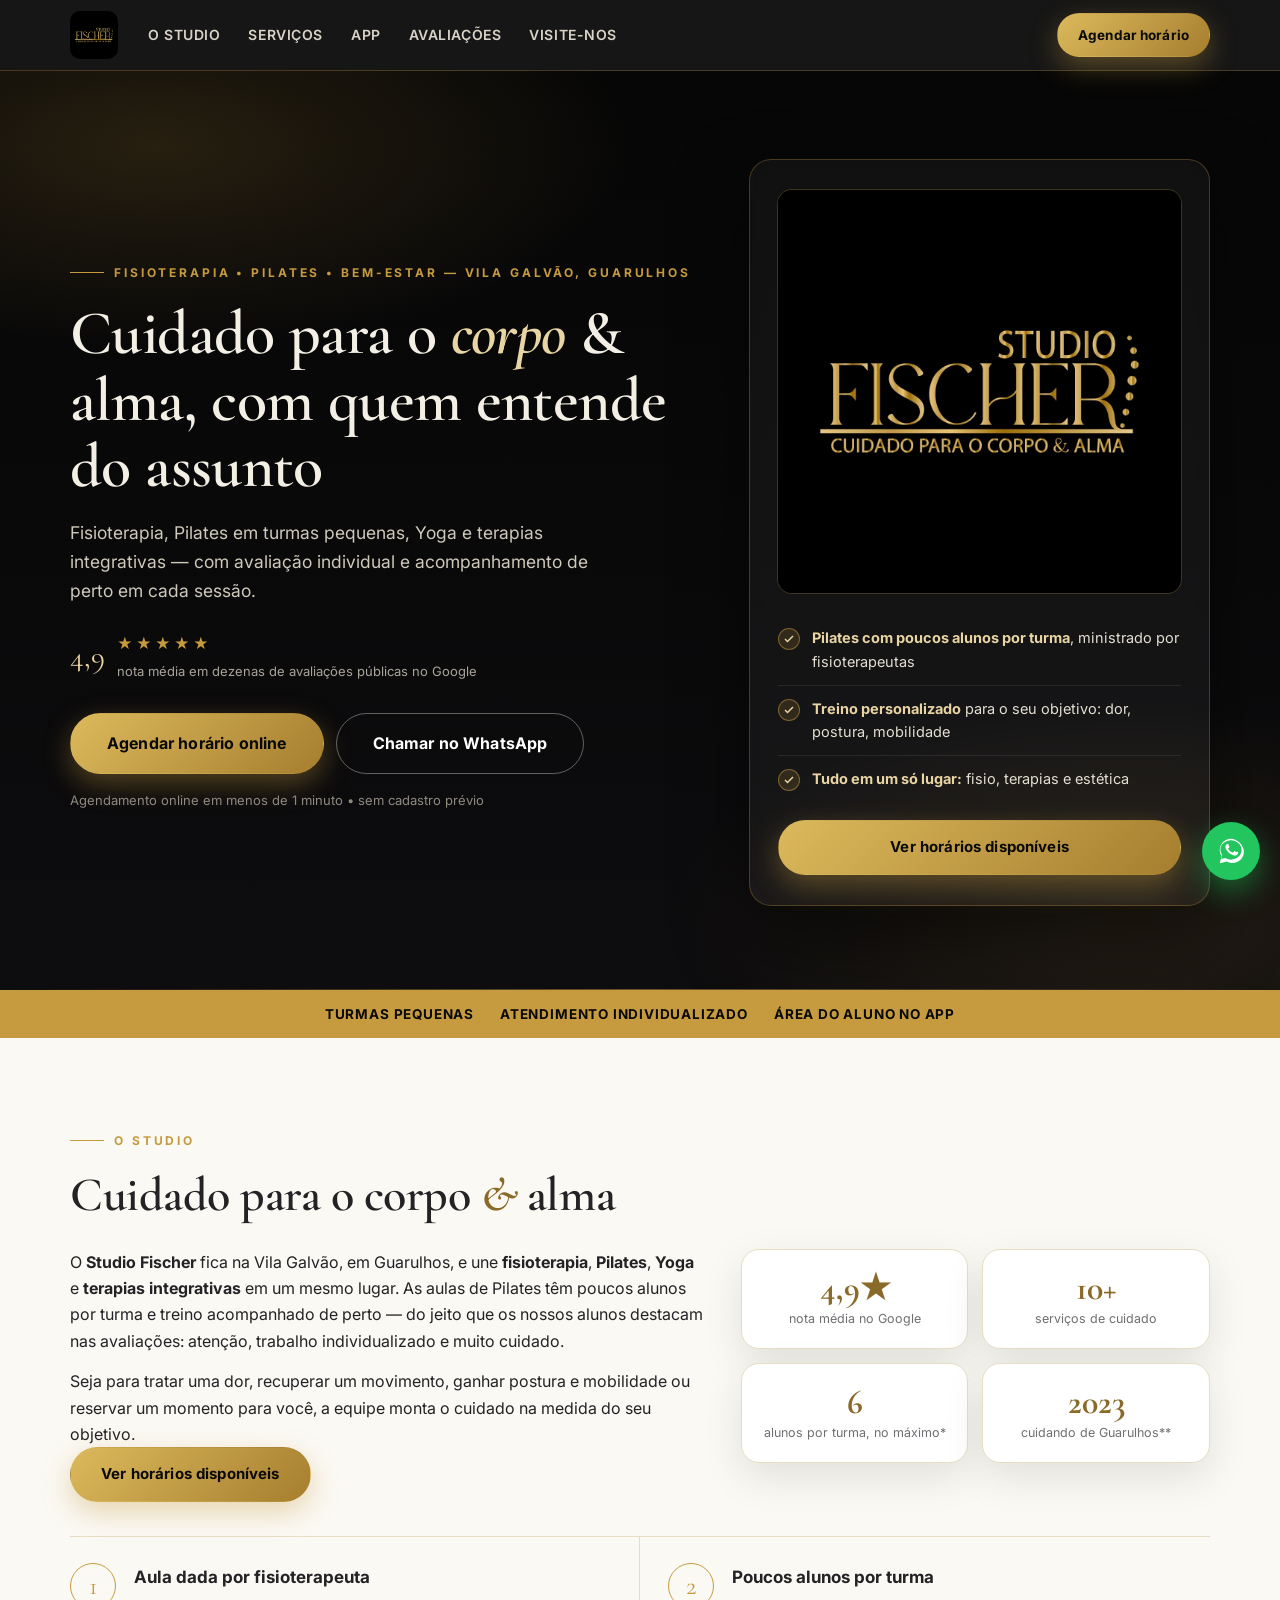
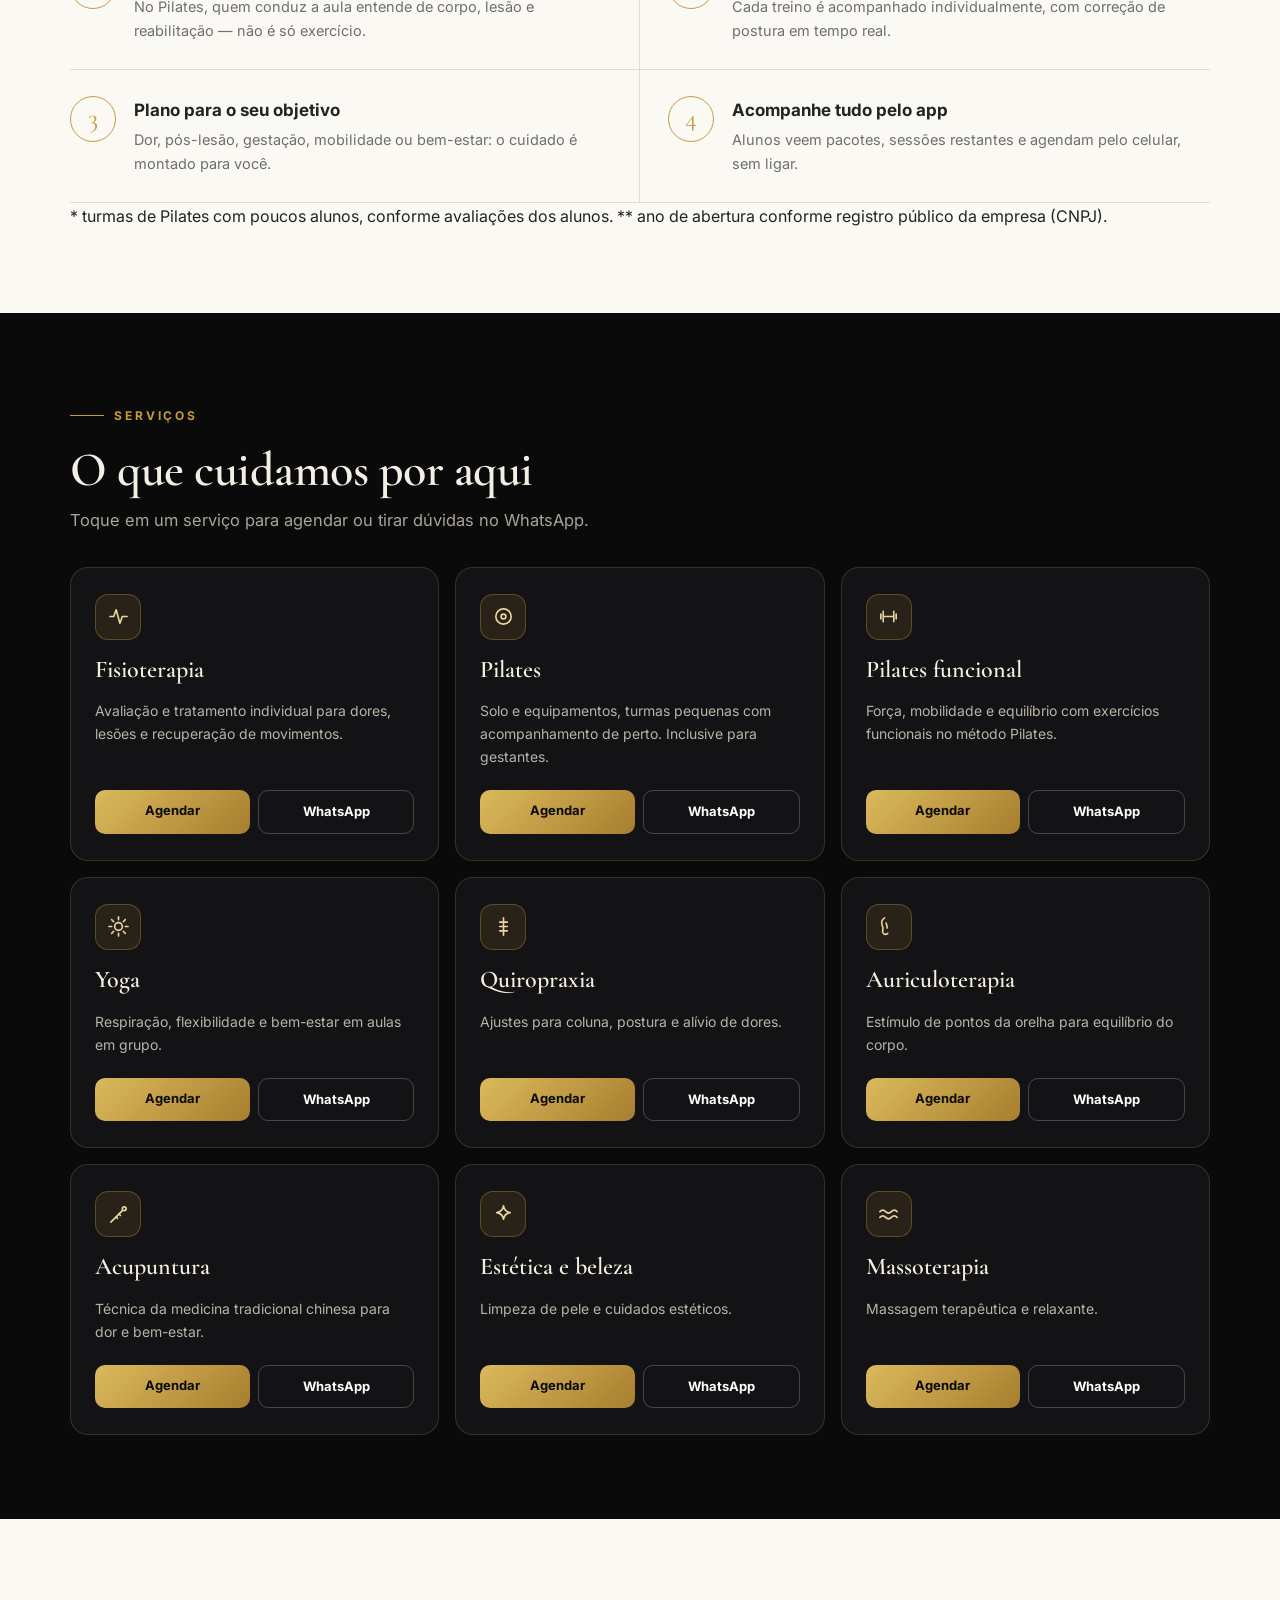
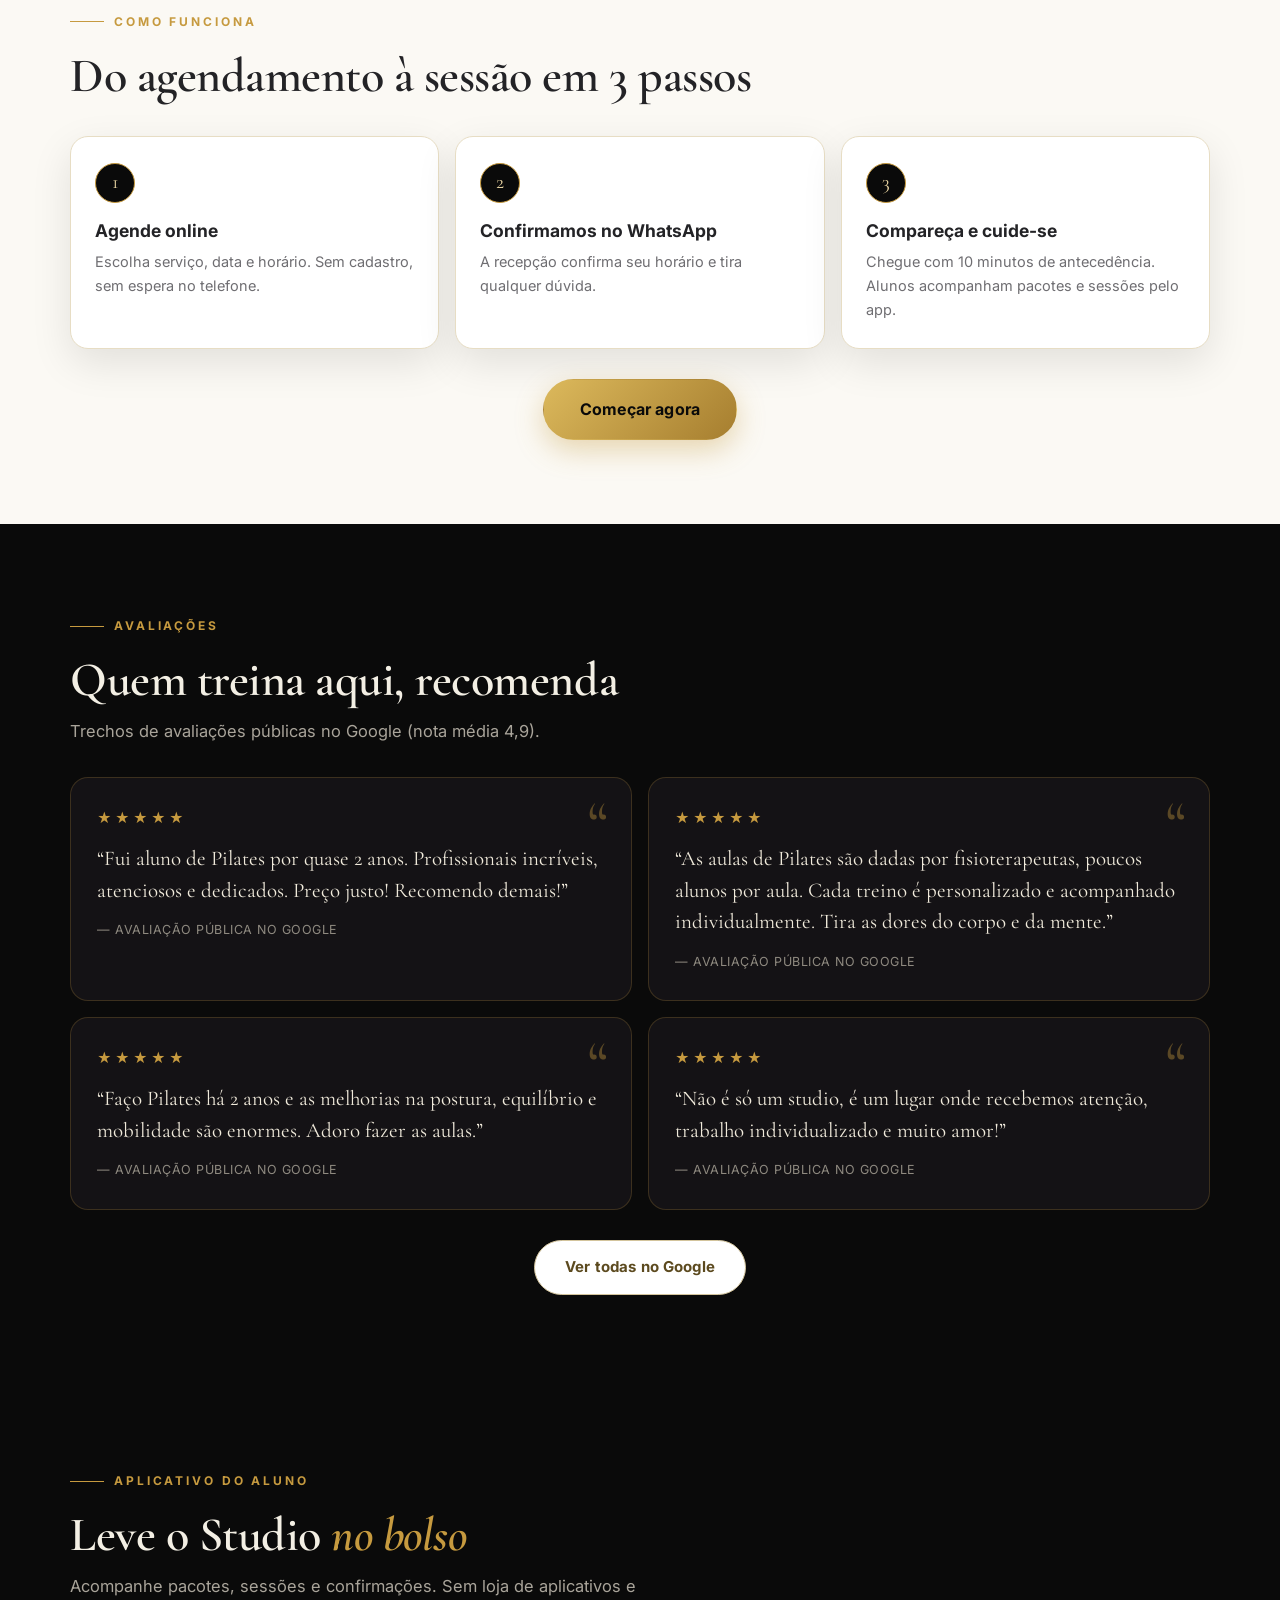
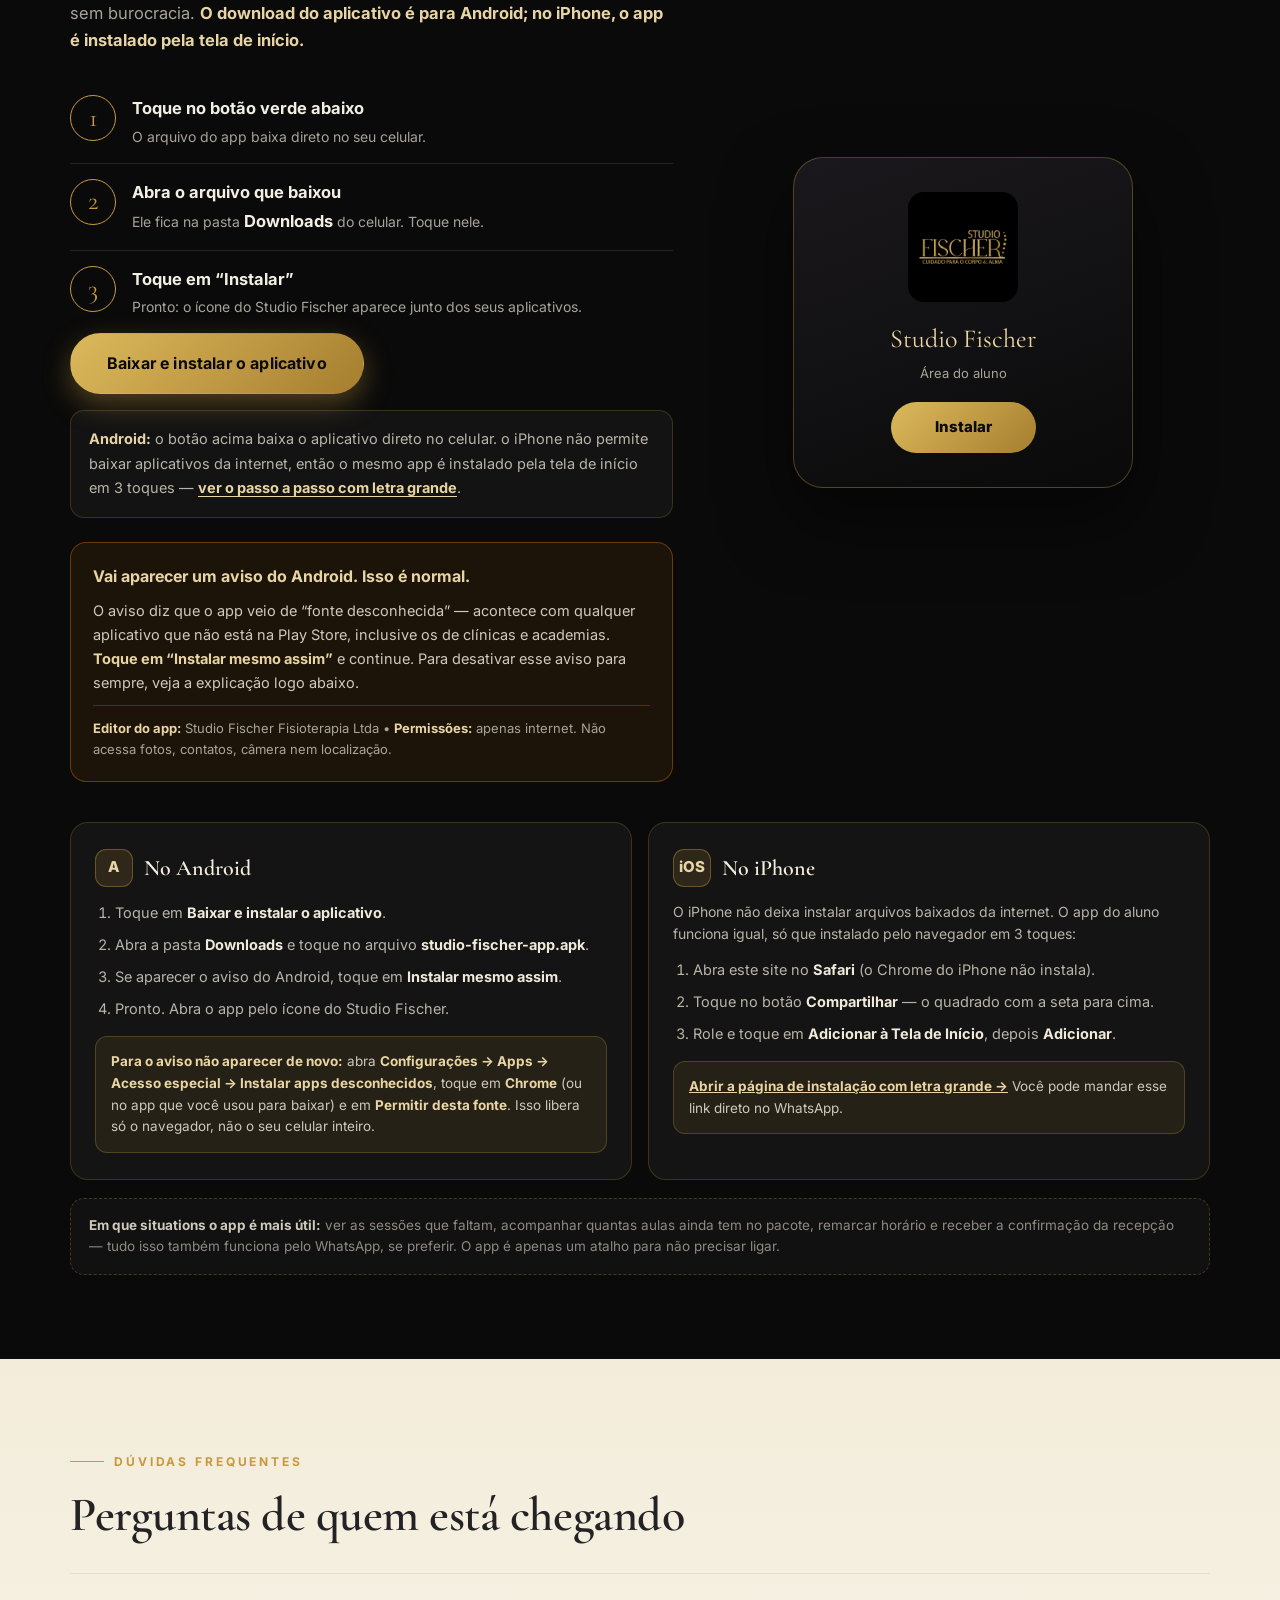
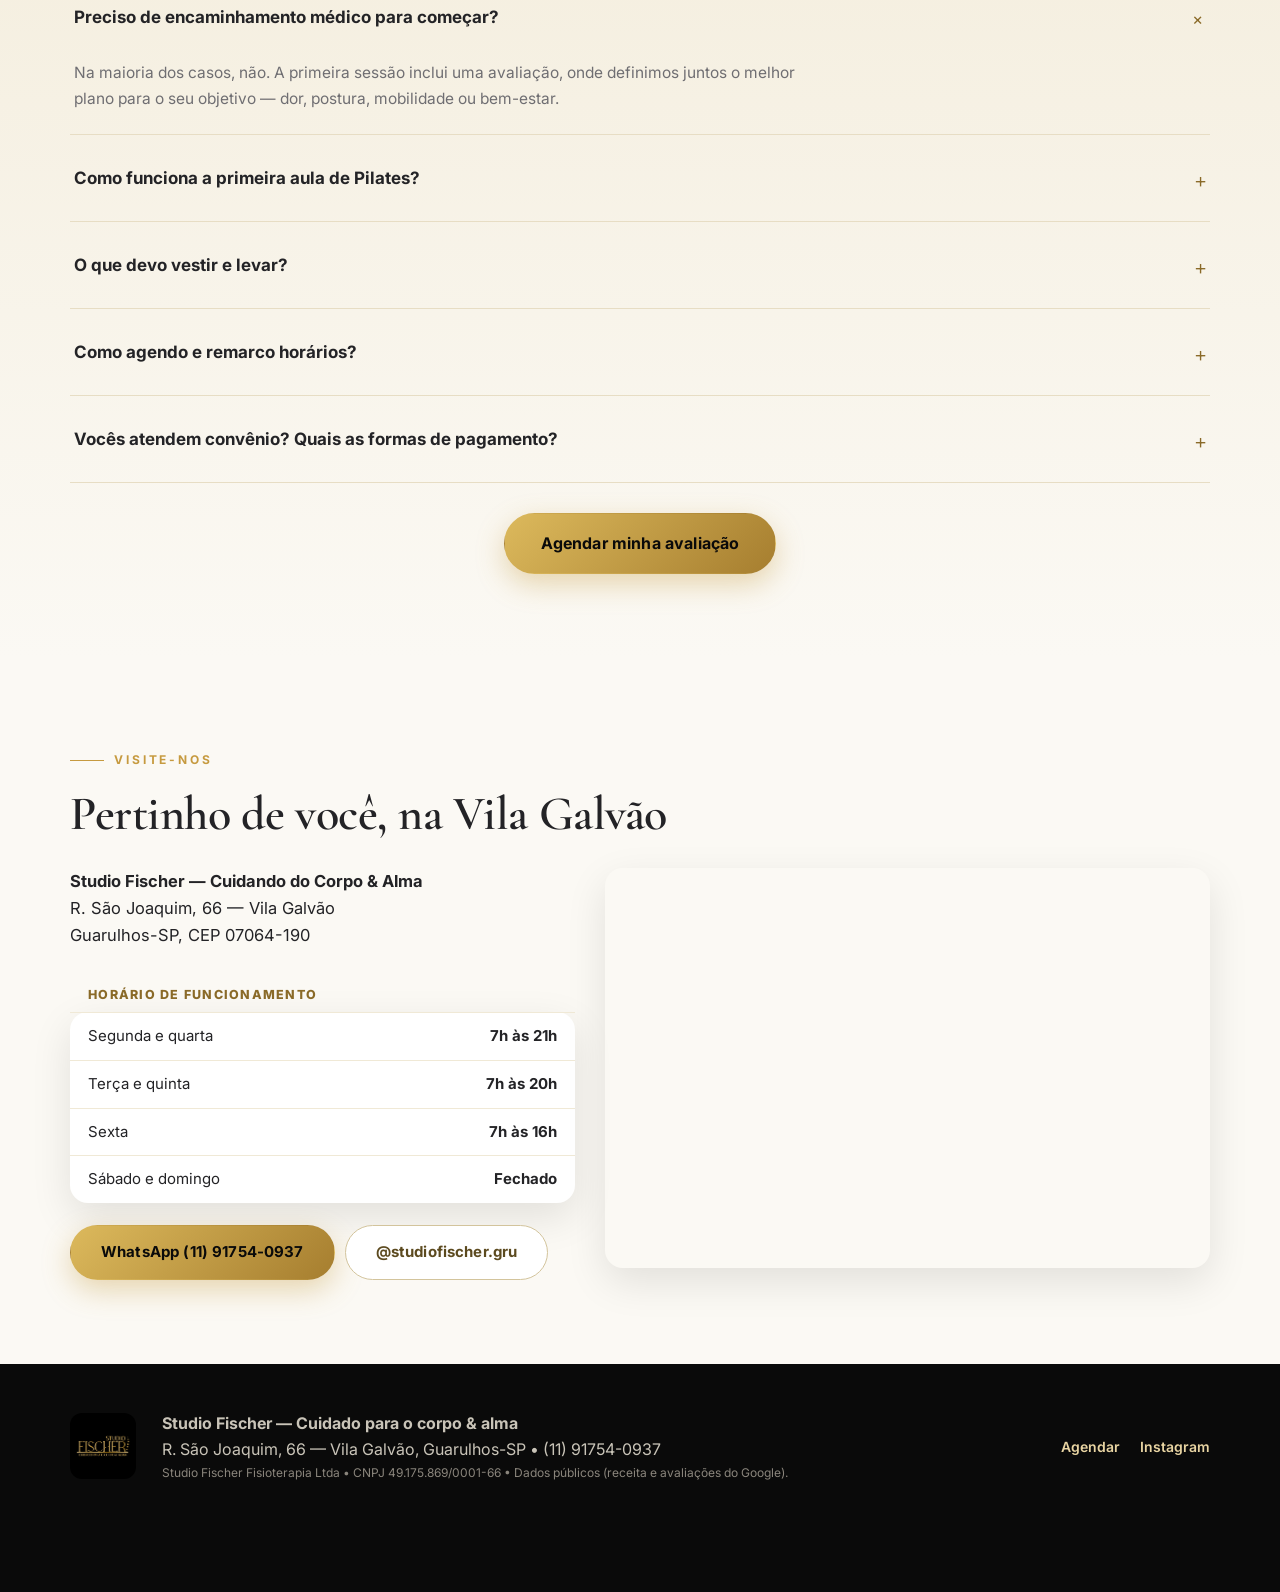
<file: index.html>
<!doctype html>
<html lang="pt-BR">
<head>
  <meta charset="UTF-8" />
  <meta name="viewport" content="width=device-width, initial-scale=1.0" />
  <title>Studio Fischer — Cuidado para o Corpo &amp; Alma | Fisioterapia e Pilates em Guarulhos</title>
  <meta name="description" content="Studio Fischer em Vila Galvão, Guarulhos: fisioterapia, Pilates, Yoga, quiropraxia, acupuntura e estética. Agende online. Nota 4,9 no Google." />
  <meta name="theme-color" content="#0A0A0A" />
  <link rel="icon" href="data:image/svg+xml,<svg xmlns='http://www.w3.org/2000/svg' viewBox='0 0 100 100'><rect width='100' height='100' rx='20' fill='%230A0A0A'/><text x='50' y='68' font-size='46' text-anchor='middle' fill='%23C69A3F' font-family='Georgia,serif' font-weight='bold'>SF</text></svg>" />
  <link rel="preconnect" href="https://fonts.googleapis.com" />
  <link rel="preconnect" href="https://fonts.gstatic.com" crossorigin />
  <link href="https://fonts.googleapis.com/css2?family=Cormorant+Garamond:wght@500;600;700&family=Inter:wght@400;500;600;700;800&display=swap" rel="stylesheet" />
  <link rel="stylesheet" href="styles.css" />
  <script type="application/ld+json">
  {
    "@context": "https://schema.org",
    "@type": "Physiotherapy",
    "name": "Studio Fischer — Cuidado para o Corpo & Alma",
    "image": "logo.jpeg",
    "address": { "@type": "PostalAddress", "streetAddress": "R. São Joaquim, 66 - Vila Galvão", "addressLocality": "Guarulhos", "addressRegion": "SP", "postalCode": "07064-190", "addressCountry": "BR" },
    "telephone": "+55-11-91754-0937",
    "url": "https://www.instagram.com/studiofischer.gru/",
    "aggregateRating": { "@type": "AggregateRating", "ratingValue": "4.9", "reviewCount": "40" },
    "openingHoursSpecification": [
      { "@type": "OpeningHoursSpecification", "dayOfWeek": ["Monday", "Wednesday"], "opens": "07:00", "closes": "21:00" },
      { "@type": "OpeningHoursSpecification", "dayOfWeek": ["Tuesday", "Thursday"], "opens": "07:00", "closes": "20:00" },
      { "@type": "OpeningHoursSpecification", "dayOfWeek": "Friday", "opens": "07:00", "closes": "16:00" }
    ]
  }
  </script>
</head>
<body>
  <header class="topo" id="topo">
    <div class="wrap topo-in">
      <a class="marca" href="#inicio" aria-label="Studio Fischer — início">
        <img src="logo.jpeg" alt="Studio Fischer" />
      </a>
      <nav class="menu" aria-label="Navegação principal">
        <a href="#sobre">O Studio</a>
        <a href="#servicos">Serviços</a>
        <a href="#app">App</a>
        <a href="#depoimentos">Avaliações</a>
        <a href="#visita">Visite-nos</a>
      </nav>
      <div class="topo-cta">
        <a class="btn btn-ouro btn-sm" href="https://studio-fischer.vercel.app/agendar">Agendar horário</a>
        <button class="hamb" id="hamb" aria-label="Abrir menu" aria-expanded="false"><span></span><span></span><span></span></button>
      </div>
    </div>
    <nav class="menu-mob" id="menuMob" aria-label="Menu móvel">
      <a href="#sobre">O Studio</a>
      <a href="#servicos">Serviços</a>
      <a href="#app">Aplicativo</a>
      <a href="#depoimentos">Avaliações</a>
      <a href="#visita">Visite-nos</a>
      <a class="btn btn-ouro" href="https://studio-fischer.vercel.app/agendar">Agendar horário</a>
    </nav>
  </header>

  <main id="inicio">
    <!-- HERO -->
    <section class="hero">
      <div class="wrap hero-grid">
        <div>
          <p class="kicker">Fisioterapia • Pilates • Bem-estar — Vila Galvão, Guarulhos</p>
          <h1>Cuidado para o <em>corpo</em> &amp; alma, com quem entende do assunto</h1>
          <p class="hero-sub">
            Fisioterapia, Pilates em turmas pequenas, Yoga e terapias integrativas —
            com avaliação individual e acompanhamento de perto em cada sessão.
          </p>
          <div class="hero-prova">
            <span class="nota">4,9</span>
            <span><span class="estrelas" aria-hidden="true">★★★★★</span><br /><small>nota média em dezenas de avaliações públicas no Google</small></span>
          </div>
          <div class="hero-botoes">
            <a class="btn btn-ouro btn-lg" href="https://studio-fischer.vercel.app/agendar">Agendar horário online</a>
            <a class="btn btn-ghost btn-lg" href="https://wa.me/5511917540937?text=Ol%C3%A1!%20Vim%20pelo%20site%20e%20quero%20informa%C3%A7%C3%B5es." target="_blank" rel="noopener">Chamar no WhatsApp</a>
          </div>
          <p class="hero-apoio">Agendamento online em menos de 1 minuto • sem cadastro prévio</p>
        </div>
        <aside class="hero-card" aria-label="Por que o Studio Fischer">
          <img src="logo.jpeg" alt="Studio Fischer" />
          <ul>
            <li><span class="tick"><svg viewBox="0 0 24 24"><path d="M4 12l5 5L20 6" /></svg></span><span><b>Pilates com poucos alunos por turma</b>, ministrado por fisioterapeutas</span></li>
            <li><span class="tick"><svg viewBox="0 0 24 24"><path d="M4 12l5 5L20 6" /></svg></span><span><b>Treino personalizado</b> para o seu objetivo: dor, postura, mobilidade</span></li>
            <li><span class="tick"><svg viewBox="0 0 24 24"><path d="M4 12l5 5L20 6" /></svg></span><span><b>Tudo em um só lugar:</b> fisio, terapias e estética</span></li>
          </ul>
          <a class="btn btn-ouro" href="https://studio-fischer.vercel.app/agendar">Ver horários disponíveis</a>
        </aside>
      </div>
    </section>

    <!-- FAIXA -->
    <div class="faixa" aria-label="Destaques">
      <div class="wrap">
        <span>Turmas pequenas</span><span>Atendimento individualizado</span><span>Área do aluno no app</span>
      </div>
    </div>

    <!-- SOBRE -->
    <section class="secao" id="sobre">
      <div class="wrap">
        <p class="kicker">O Studio</p>
        <h2 class="font-display">Cuidado para o corpo <em>&amp;</em> alma</h2>
        <div class="sobre-grid-difs">
          <div>
            <p>
              O <b>Studio Fischer</b> fica na Vila Galvão, em Guarulhos, e une
              <b>fisioterapia</b>, <b>Pilates</b>, <b>Yoga</b> e <b>terapias integrativas</b>
              em um mesmo lugar. As aulas de Pilates têm poucos alunos por turma e treino
              acompanhado de perto — do jeito que os nossos alunos destacam nas avaliações:
              atenção, trabalho individualizado e muito cuidado.
            </p>
            <p>
              Seja para tratar uma dor, recuperar um movimento, ganhar postura e
              mobilidade ou reservar um momento para você, a equipe monta o cuidado
              na medida do seu objetivo.
            </p>
            <div class="sobre-cta">
              <a class="btn btn-ouro" href="https://studio-fischer.vercel.app/agendar">Ver horários disponíveis</a>
            </div>
          </div>
          <ul class="numeros">
            <li><b>4,9★</b><span>nota média no Google</span></li>
            <li><b>10+</b><span>serviços de cuidado</span></li>
            <li><b>6</b><span>alunos por turma, no máximo*</span></li>
            <li><b>2023</b><span>cuidando de Guarulhos**</span></li>
          </ul>
        </div>
        <div class="difs">
          <div class="dif"><span class="dif-n">1</span><div><b>Aula dada por fisioterapeuta</b><p>No Pilates, quem conduz a aula entende de corpo, lesão e reabilitação — não é só exercício.</p></div></div>
          <div class="dif"><span class="dif-n">2</span><div><b>Poucos alunos por turma</b><p>Cada treino é acompanhado individualmente, com correção de postura em tempo real.</p></div></div>
          <div class="dif"><span class="dif-n">3</span><div><b>Plano para o seu objetivo</b><p>Dor, pós-lesão, gestação, mobilidade ou bem-estar: o cuidado é montado para você.</p></div></div>
          <div class="dif"><span class="dif-n">4</span><div><b>Acompanhe tudo pelo app</b><p>Alunos veem pacotes, sessões restantes e agendam pelo celular, sem ligar.</p></div></div>
        </div>
        <p class="nota">* turmas de Pilates com poucos alunos, conforme avaliações dos alunos. ** ano de abertura conforme registro público da empresa (CNPJ).</p>
      </div>
    </section>

    <!-- SERVIÇOS -->
    <section class="secao secao-escura" id="servicos">
      <div class="wrap">
        <p class="kicker">Serviços</p>
        <h2 class="font-display">O que cuidamos por aqui</h2>
        <p class="secao-sub">Toque em um serviço para agendar ou tirar dúvidas no WhatsApp.</p>
        <div class="grade-servicos" id="gradeServicos"></div>
      </div>
    </section>

    <!-- COMO FUNCIONA -->
    <section class="secao" id="como">
      <div class="wrap">
        <p class="kicker">Como funciona</p>
        <h2 class="font-display">Do agendamento à sessão em 3 passos</h2>
        <ol class="passos">
          <li>
            <span class="passo-n">1</span>
            <div><b>Agende online</b><p>Escolha serviço, data e horário. Sem cadastro, sem espera no telefone.</p></div>
          </li>
          <li>
            <span class="passo-n">2</span>
            <div><b>Confirmamos no WhatsApp</b><p>A recepção confirma seu horário e tira qualquer dúvida.</p></div>
          </li>
          <li>
            <span class="passo-n">3</span>
            <div><b>Compareça e cuide-se</b><p>Chegue com 10 minutos de antecedência. Alunos acompanham pacotes e sessões pelo app.</p></div>
          </li>
        </ol>
        <div class="centro"><a class="btn btn-ouro btn-lg" href="https://studio-fischer.vercel.app/agendar">Começar agora</a></div>
      </div>
    </section>

    <!-- DEPOIMENTOS -->
    <section class="secao secao-escura" id="depoimentos">
      <div class="wrap">
        <p class="kicker">Avaliações</p>
        <h2 class="font-display">Quem treina aqui, recomenda</h2>
        <p class="secao-sub">Trechos de avaliações públicas no Google (nota média 4,9).</p>
        <div class="grade-depo" id="gradeDepo"></div>
        <div class="centro">
          <a class="btn btn-linha" href="https://www.google.com/maps/search/?api=1&query=Studio+Fischer+Vila+Galv%C3%A3o+Guarulhos" target="_blank" rel="noopener">Ver todas no Google</a>
        </div>
      </div>
    </section>

    <!-- APP -->
    <section class="secao secao-escura" id="app">
      <div class="wrap app-grid">
        <div>
          <p class="kicker">Aplicativo do aluno</p>
          <h2 class="font-display">Leve o Studio <em>no bolso</em></h2>
          <p class="secao-sub">Acompanhe pacotes, sessões e confirmações. Sem loja de aplicativos e sem burocracia. <b class="sub-b">O download do aplicativo é para Android; no iPhone, o app é instalado pela tela de início.</b></p>
          <ol class="app-passos">
            <li><span class="dif-n">1</span><div><b>Toque no botão verde abaixo</b><p>O arquivo do app baixa direto no seu celular.</p></div></li>
            <li><span class="dif-n">2</span><div><b>Abra o arquivo que baixou</b><p>Ele fica na pasta <b>Downloads</b> do celular. Toque nele.</p></div></li>
            <li><span class="dif-n">3</span><div><b>Toque em “Instalar”</b><p>Pronto: o ícone do Studio Fischer aparece junto dos seus aplicativos.</p></div></li>
          </ol>
          <div class="sobre-cta">
            <a class="btn btn-ouro btn-lg" id="btnApk" href="studio-fischer-app.apk" download="studio-fischer-app.apk">Baixar e instalar o aplicativo</a>
          </div>
          <p class="app-quem-pode">
            <b class="pode-android">Android:</b> o botão acima baixa o aplicativo direto no celular.
            <b class="pode-ios">iPhone:</b> o iPhone não permite baixar aplicativos da internet, então o mesmo app
            é instalado pela tela de início em 3 toques — <a href="instalar-iphone.html">ver o passo a passo com letra grande</a>.
          </p>
          <div class="app-garantia">
            <p><b>Vai aparecer um aviso do Android. Isso é normal.</b></p>
            <p>O aviso diz que o app veio de “fonte desconhecida” — acontece com qualquer aplicativo que não está na Play Store, inclusive os de clínicas e academias. <b>Toque em “Instalar mesmo assim”</b> e continue. Para desativar esse aviso para sempre, veja a explicação logo abaixo.</p>
            <p class="app-garantia-linha"><b>Editor do app:</b> Studio Fischer Fisioterapia Ltda • <b>Permissões:</b> apenas internet. Não acessa fotos, contatos, câmera nem localização.</p>
          </div>
        </div>
        <div class="app-mock" aria-hidden="true">
          <div class="app-tela">
            <img src="logo.jpeg" alt="" />
            <p class="app-nome">Studio Fischer</p>
            <p class="app-sub">Área do aluno</p>
            <span class="app-botao">Instalar</span>
          </div>
        </div>
      </div>

      <!-- instruções por sistema -->
      <div class="wrap" id="instrucoes">
        <div class="inst-grid">
          <div class="inst" id="como-instalar">
            <h3><span class="inst-ico" aria-hidden="true">A</span> No Android</h3>
            <ol>
              <li>Toque em <b>Baixar e instalar o aplicativo</b>.</li>
              <li>Abra a pasta <b>Downloads</b> e toque no arquivo <b>studio-fischer-app.apk</b>.</li>
              <li>Se aparecer o aviso do Android, toque em <b>Instalar mesmo assim</b>.</li>
              <li>Pronto. Abra o app pelo ícone do Studio Fischer.</li>
            </ol>
            <p class="inst-dica"><b>Para o aviso não aparecer de novo:</b> abra <b>Configurações → Apps → Acesso especial → Instalar apps desconhecidos</b>, toque em <b>Chrome</b> (ou no app que você usou para baixar) e em <b>Permitir desta fonte</b>. Isso libera só o navegador, não o seu celular inteiro.</p>
          </div>
          <div class="inst" id="como-instalar-ios">
            <h3><span class="inst-ico" aria-hidden="true">iOS</span> No iPhone</h3>
            <p class="inst-aviso">O iPhone não deixa instalar arquivos baixados da internet. O app do aluno funciona igual, só que instalado pelo navegador em 3 toques:</p>
            <ol>
              <li>Abra este site no <b>Safari</b> (o Chrome do iPhone não instala).</li>
              <li>Toque no botão <b>Compartilhar</b> — o quadrado com a seta para cima.</li>
              <li>Role e toque em <b>Adicionar à Tela de Início</b>, depois <b>Adicionar</b>.</li>
            </ol>
            <p class="inst-dica"><a href="instalar-iphone.html" style="color:var(--ouro-claro);font-weight:700">Abrir a página de instalação com letra grande →</a> Você pode mandar esse link direto no WhatsApp.</p>
          </div>
        </div>
        <p class="inst-apk">
          <b>Em que situations o app é mais útil:</b> ver as sessões que faltam, acompanhar quantas aulas
          ainda tem no pacote, remarcar horário e receber a confirmação da recepção — tudo isso também
          funciona pelo WhatsApp, se preferir. O app é apenas um atalho para não precisar ligar.
        </p>
      </div>
    </section>

    <!-- FAQ -->
    <section class="secao secao-creme" id="faq">
      <div class="wrap">
        <p class="kicker">Dúvidas frequentes</p>
        <h2 class="font-display">Perguntas de quem está chegando</h2>
        <div class="faq">
          <details open>
            <summary>Preciso de encaminhamento médico para começar?</summary>
            <div class="resp">Na maioria dos casos, não. A primeira sessão inclui uma avaliação, onde definimos juntos o melhor plano para o seu objetivo — dor, postura, mobilidade ou bem-estar.</div>
          </details>
          <details>
            <summary>Como funciona a primeira aula de Pilates?</summary>
            <div class="resp">Você é avaliado individualmente e entra em uma turma pequena, com exercícios adaptados ao seu nível. Nenhuma experiência anterior é necessária.</div>
          </details>
          <details>
            <summary>O que devo vestir e levar?</summary>
            <div class="resp">Apenas roupa confortável para se movimentar. O studio fornece os equipamentos e acessórios das aulas.</div>
          </details>
          <details>
            <summary>Como agendo e remarco horários?</summary>
            <div class="resp">Pelo <a href="https://studio-fischer.vercel.app/agendar">agendamento online</a>, sem cadastro e em menos de 1 minuto. Alunos cadastrados ganham acesso ao app do aluno (peça o link na recepção) para ver pacotes, remarcar e acompanhar sessões.</div>
          </details>
          <details>
            <summary>Vocês atendem convênio? Quais as formas de pagamento?</summary>
            <div class="resp">Os valores e condições variam por serviço e pacote. Chame no <a href="https://wa.me/5511917540937?text=Ol%C3%A1!%20Quero%20saber%20valores%20e%20conv%C3%AAnios." target="_blank" rel="noopener">WhatsApp</a> que a recepção passa tudo com transparência, sem compromisso.</div>
          </details>
        </div>
        <div class="centro"><a class="btn btn-ouro btn-lg" href="https://studio-fischer.vercel.app/agendar">Agendar minha avaliação</a></div>
      </div>
    </section>

    <!-- VISITA -->
    <section class="secao" id="visita">
      <div class="wrap">
        <p class="kicker">Visite-nos</p>
        <h2 class="font-display">Pertinho de você, na Vila Galvão</h2>
        <div class="visita-grid">
          <div>
            <address>
              <b>Studio Fischer — Cuidando do Corpo &amp; Alma</b><br />
              R. São Joaquim, 66 — Vila Galvão<br />
              Guarulhos-SP, CEP 07064-190
            </address>
            <table class="horarios">
              <caption>Horário de funcionamento</caption>
              <tr><td>Segunda e quarta</td><td>7h às 21h</td></tr>
              <tr><td>Terça e quinta</td><td>7h às 20h</td></tr>
              <tr><td>Sexta</td><td>7h às 16h</td></tr>
              <tr><td>Sábado e domingo</td><td>Fechado</td></tr>
            </table>
            <div class="contato-botoes">
              <a class="btn btn-ouro" href="https://wa.me/5511917540937?text=Ol%C3%A1!%20Vim%20pelo%20site%20e%20quero%20informa%C3%A7%C3%B5es." target="_blank" rel="noopener">WhatsApp (11) 91754-0937</a>
              <a class="btn btn-linha" href="https://www.instagram.com/studiofischer.gru/" target="_blank" rel="noopener">@studiofischer.gru</a>
            </div>
          </div>
          <div class="mapa">
            <iframe
              title="Mapa — Studio Fischer, Vila Galvão, Guarulhos"
              src="https://www.google.com/maps?q=R.+S%C3%A3o+Joaquim,+66+-+Vila+Galv%C3%A3o,+Guarulhos+-+SP,+07064-190&output=embed"
              loading="lazy" referrerpolicy="no-referrer-when-downgrade" allowfullscreen></iframe>
          </div>
        </div>
      </div>
    </section>
  </main>

  <footer>
    <div class="wrap rodape-in">
      <img src="logo.jpeg" alt="Studio Fischer" />
      <div>
        <p><b>Studio Fischer — Cuidado para o corpo &amp; alma</b></p>
        <p>R. São Joaquim, 66 — Vila Galvão, Guarulhos-SP • (11) 91754-0937</p>
        <p class="peq">Studio Fischer Fisioterapia Ltda • CNPJ 49.175.869/0001-66 • Dados públicos (receita e avaliações do Google).</p>
      </div>
      <div class="rodape-links">
        <a href="https://studio-fischer.vercel.app/agendar">Agendar</a>
        <a href="https://www.instagram.com/studiofischer.gru/" target="_blank" rel="noopener">Instagram</a>
      </div>
    </div>
  </footer>

  <a class="zap" href="https://wa.me/5511917540937?text=Ol%C3%A1!%20Vim%20pelo%20site%20e%20quero%20informa%C3%A7%C3%B5es." target="_blank" rel="noopener" aria-label="Conversar no WhatsApp">
    <svg viewBox="0 0 32 32" width="30" height="30" fill="currentColor" aria-hidden="true"><path d="M16 3C9.4 3 4 8.4 4 15c0 2.4.7 4.6 1.9 6.5L4 29l7.7-1.9c1.8 1 3.9 1.6 6.1 1.6 6.6 0 12-5.4 12-12S22.6 3 16 3zm0 22.2c-2 0-3.9-.5-5.5-1.5l-.4-.2-4.6 1.1 1.2-4.4-.3-.4c-1.1-1.7-1.7-3.7-1.7-5.8C4.7 9.2 9.9 4.5 16 4.5S27.3 9.2 27.3 15 22.1 25.2 16 25.2zm6.2-7.9c-.3-.2-2-1-2.3-1.1-.3-.1-.5-.2-.7.2-.2.3-.8 1-1 1.2-.2.2-.4.2-.7.1-.3-.2-1.4-.5-2.6-1.6-.9-.8-1.6-1.9-1.8-2.2-.2-.3 0-.5.1-.6l1-1.2c.2-.2.2-.5.1-.7-.1-.2-.7-1.8-1-2.4-.3-.6-.5-.5-.7-.6h-.6c-.2 0-.6.2-.9.6-.3.3-1.1 1.1-1.1 2.7s1.2 3.1 1.3 3.3c.2.2 2.3 3.6 5.7 5 .8.3 1.4.5 1.9.7.8.2 1.5.2 2.1.1.6-.1 2-1 2.3-1.9.3-.9.3-1.6.2-1.9-.1-.2-.4-.3-.7-.4z"/></svg>
  </a>

  <nav class="cta-fixa" aria-label="Ações rápidas">
    <a class="ag" href="https://studio-fischer.vercel.app/agendar">Agendar horário</a>
    <a class="wa" href="https://wa.me/5511917540937?text=Ol%C3%A1!%20Vim%20pelo%20site%20e%20quero%20informa%C3%A7%C3%B5es." target="_blank" rel="noopener">WhatsApp</a>
  </nav>

  <script src="site.js"></script>
</body>
</html>
</file>
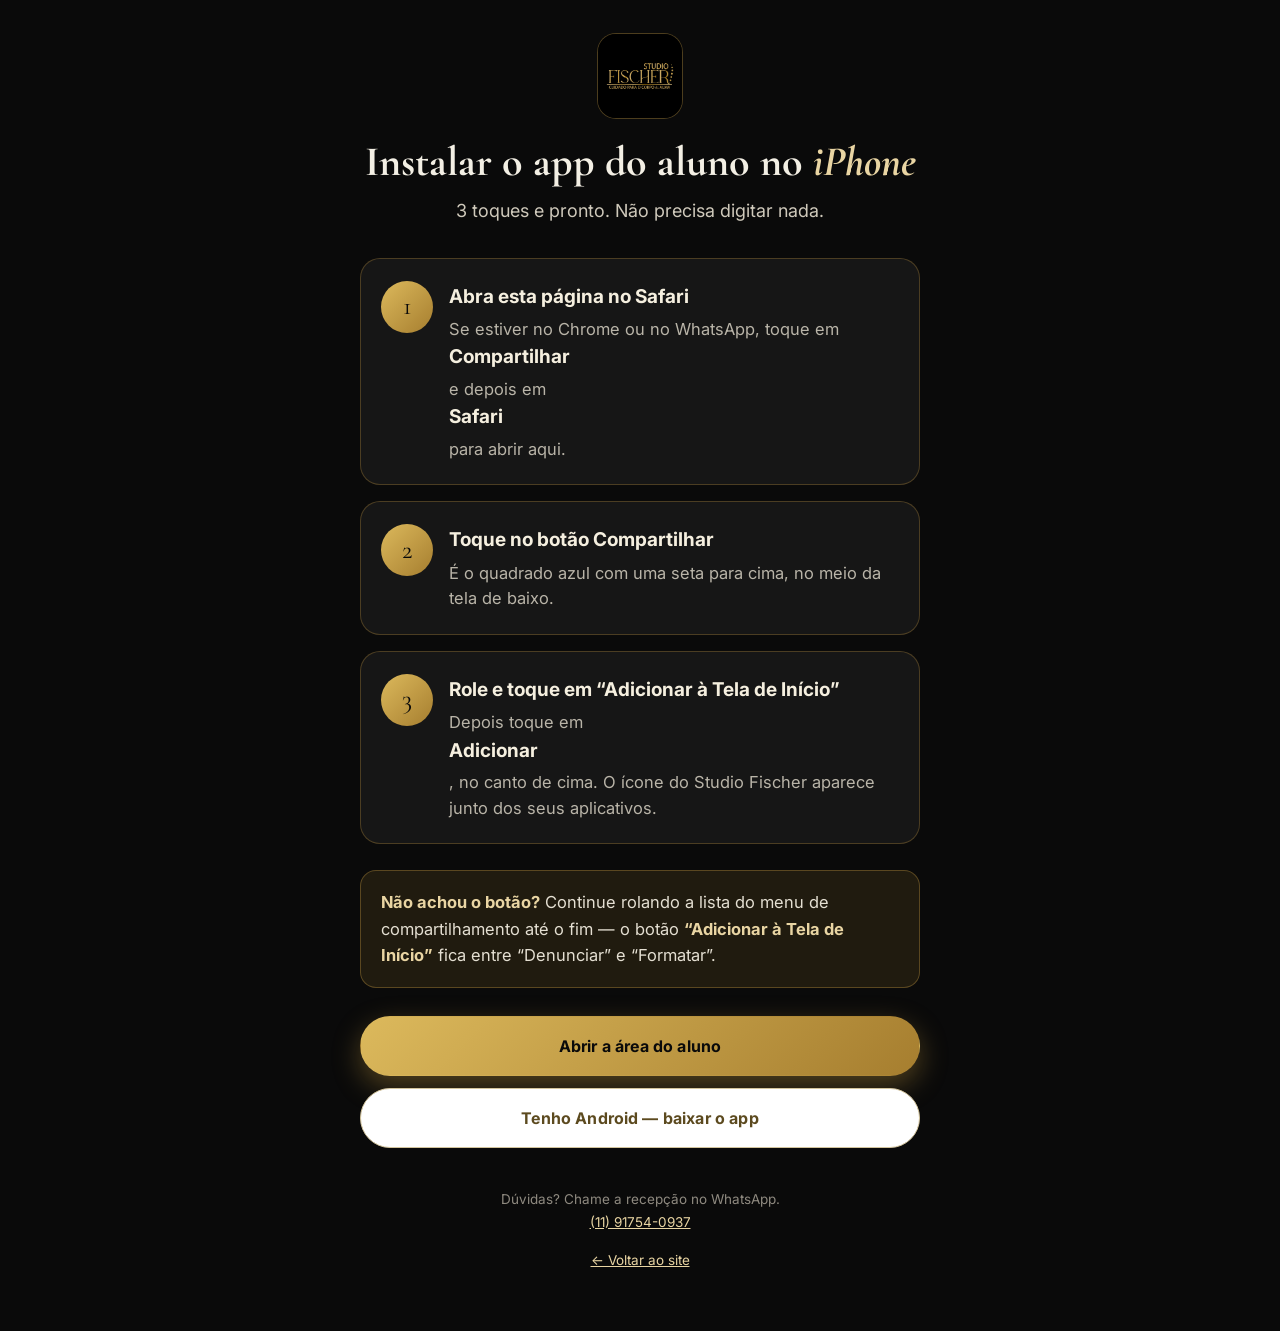
<file: instalar-iphone.html>
<!doctype html>
<html lang="pt-BR">
<head>
  <meta charset="UTF-8" />
  <meta name="viewport" content="width=device-width, initial-scale=1.0, viewport-fit=cover" />
  <title>Instalar o app do aluno no iPhone | Studio Fischer</title>
  <meta name="description" content="Passo a passo em 3 toques para instalar o aplicativo do aluno do Studio Fischer no iPhone." />
  <meta name="theme-color" content="#0A0A0A" />
  <link rel="icon" href="data:image/svg+xml,<svg xmlns='http://www.w3.org/2000/svg' viewBox='0 0 100 100'><rect width='100' height='100' rx='20' fill='%230A0A0A'/><text x='50' y='68' font-size='46' text-anchor='middle' fill='%23C69A3F' font-family='Georgia,serif' font-weight='bold'>SF</text></svg>" />
  <link rel="preconnect" href="https://fonts.googleapis.com" />
  <link rel="preconnect" href="https://fonts.gstatic.com" crossorigin />
  <link href="https://fonts.googleapis.com/css2?family=Cormorant+Garamond:wght@500;600;700&family=Inter:wght@400;500;600;700;800&display=swap" rel="stylesheet" />
  <link rel="stylesheet" href="styles.css" />
  <style>
    /* Página única de instalação: letra grande e alvos de toque grandes. */
    body.guia { background: var(--preto); color: #f3efe4; }
    .guia-topo { text-align: center; padding: 34px 0 6px; }
    .guia-topo img { height: 84px; width: auto; margin: 0 auto; border-radius: 18px; box-shadow: 0 0 0 1px rgba(198,154,63,.35); }
    .guia h1 { font-family: var(--serif); font-size: clamp(30px, 8vw, 42px); line-height: 1.14; margin-top: 20px; }
    .guia h1 em { color: var(--ouro-claro); font-style: italic; }
    .guia-sub { font-size: 18px; color: #cfc9bb; margin-top: 10px; }
    .guia-wrap { width: min(560px, 100% - 28px); margin: 0 auto; }
    .passo-grande {
      display: flex; gap: 16px; align-items: flex-start; text-align: left;
      background: rgba(255,255,255,.05); border: 1px solid rgba(198,154,63,.3);
      border-radius: 20px; padding: 22px 20px; margin-top: 16px;
    }
    .passo-grande .n {
      flex-shrink: 0; width: 52px; height: 52px; border-radius: 50%;
      display: flex; align-items: center; justify-content: center;
      font-family: var(--serif); font-size: 26px; color: #0a0a0a;
      background: linear-gradient(135deg, #dcb95c, #a67e2f);
    }
    .passo-grande b { display: block; font-size: 19px; color: #f5efdf; margin-bottom: 5px; }
    .passo-grande p { font-size: 16.5px; color: #b9b4a8; line-height: 1.55; }
    .destaque {
      margin-top: 26px; padding: 18px 20px; border-radius: 16px; font-size: 16.5px; line-height: 1.6;
      background: rgba(198,154,63,.12); border: 1px solid rgba(198,154,63,.35); color: #e4dfd2;
    }
    .destaque b { color: var(--ouro-claro); }
    .guia-cta { display: grid; gap: 12px; margin-top: 28px; }
    .guia-rodape { text-align: center; padding: 40px 0 60px; font-size: 13.5px; color: #8f8a80; }
    .guia-rodape a { color: var(--ouro-claro); }
  </style>
</head>
<body class="guia">
  <main class="guia-wrap">
    <div class="guia-topo">
      <img src="logo.jpeg" alt="Studio Fischer" />
      <h1>Instalar o app do aluno no <em>iPhone</em></h1>
      <p class="guia-sub">3 toques e pronto. Não precisa digitar nada.</p>
    </div>

    <ol style="list-style:none;padding:0;margin:26px 0 0">
      <li class="passo-grande">
        <span class="n">1</span>
        <div>
          <b>Abra esta página no Safari</b>
          <p>Se estiver no Chrome ou no WhatsApp, toque em <b>Compartilhar</b> e depois em <b>Safari</b> para abrir aqui.</p>
        </div>
      </li>
      <li class="passo-grande">
        <span class="n">2</span>
        <div>
          <b>Toque no botão Compartilhar</b>
          <p>É o quadrado azul com uma seta para cima, no meio da tela de baixo.</p>
        </div>
      </li>
      <li class="passo-grande">
        <span class="n">3</span>
        <div>
          <b>Role e toque em “Adicionar à Tela de Início”</b>
          <p>Depois toque em <b>Adicionar</b>, no canto de cima. O ícone do Studio Fischer aparece junto dos seus aplicativos.</p>
        </div>
      </li>
    </ol>

    <div class="destaque">
      <b>Não achou o botão?</b> Continue rolando a lista do menu de compartilhamento até o fim — o botão
      <b>“Adicionar à Tela de Início”</b> fica entre “Denunciar” e “Formatar”.
    </div>

    <div class="guia-cta">
      <a class="btn btn-ouro btn-lg" href="https://studio-fischer.vercel.app/portal/login?k=sf-297d293f9896e786">Abrir a área do aluno</a>
      <a class="btn btn-linha btn-lg" href="studio-fischer-app.apk" download="studio-fischer-app.apk">Tenho Android — baixar o app</a>
    </div>

    <div class="guia-rodape">
      <p>Dúvidas? Chame a recepção no WhatsApp.<br />
      <a href="https://wa.me/5511917540937?text=Ol%C3%A1!%20N%C3%A3o%20consegui%20instalar%20o%20app%20no%20iPhone." target="_blank" rel="noopener">(11) 91754-0937</a></p>
      <p style="margin-top:16px"><a href="index.html">← Voltar ao site</a></p>
    </div>
  </main>
</body>
</html>
</file>
<file: styles.css>
:root {
  --preto: #0a0a0a;
  --preto-2: #121114;
  --ouro: #c69a3f;
  --ouro-claro: #e9d5a3;
  --ouro-escuro: #8a6a28;
  --creme: #f6f1e6;
  --papel: #fbf9f4;
  --texto: #232326;
  --cinza: #6f6e72;
  --linha: #e7ddc4;
  --branco: #ffffff;
  --raio: 18px;
  --sombra: 0 14px 40px rgba(10, 10, 10, 0.1);
  --serif: 'Cormorant Garamond', Georgia, serif;
  --sans: 'Inter', system-ui, -apple-system, 'Segoe UI', sans-serif;
}
* { box-sizing: border-box; margin: 0; padding: 0; }
html { scroll-behavior: smooth; scroll-padding-top: 86px; }
body {
  font-family: var(--sans);
  color: var(--texto);
  background: var(--papel);
  line-height: 1.65;
  overflow-x: hidden;
  -webkit-font-smoothing: antialiased;
  -webkit-tap-highlight-color: rgba(198, 154, 63, 0.2);
}
img { max-width: 100%; display: block; }
a { color: inherit; }
section, footer { scroll-margin-top: 86px; }
.wrap { width: min(1140px, 100% - 44px); margin: 0 auto; }
.font-display { font-family: var(--serif); }
.centro { text-align: center; margin-top: 30px; }

/* ---------- botões ---------- */
.btn {
  display: inline-flex; align-items: center; justify-content: center; gap: 9px;
  padding: 14px 30px; border-radius: 999px; font-weight: 700; font-size: 15px;
  text-decoration: none; border: 1px solid transparent; cursor: pointer;
  transition: transform 0.12s ease, box-shadow 0.25s ease, background 0.25s ease;
  letter-spacing: 0.01em;
}
.btn:active { transform: scale(0.98); }
.btn-ouro {
  background: linear-gradient(135deg, #dcb95c, #a67e2f);
  color: #0a0a0a; box-shadow: 0 10px 28px rgba(198, 154, 63, 0.38);
}
.btn-ouro:hover { box-shadow: 0 14px 36px rgba(198, 154, 63, 0.5); }
.btn-ghost { border-color: rgba(255, 255, 255, 0.35); color: #fff; }
.btn-ghost:hover { border-color: var(--ouro); color: var(--ouro-claro); }
.btn-linha { border-color: #d3c49c; color: #5c4a1f; background: #fff; }
.btn-linha:hover { border-color: var(--ouro); box-shadow: var(--sombra); }
.btn-lg { padding: 16px 36px; font-size: 16px; }
.btn-sm { padding: 10px 20px; font-size: 13.5px; }

/* ---------- topo ---------- */
.topo {
  position: sticky; top: 0; z-index: 50;
  background: rgba(8, 8, 8, 0.94);
  backdrop-filter: blur(12px);
  border-bottom: 1px solid rgba(198, 154, 63, 0.28);
}
.topo-in { display: flex; align-items: center; gap: 30px; padding: 11px 0; }
.marca img { height: 48px; width: auto; border-radius: 10px; }
.menu { display: flex; gap: 28px; }
.menu a {
  color: #d9d4c7; text-decoration: none; font-size: 14px; font-weight: 600;
  letter-spacing: 0.04em; text-transform: uppercase;
}
.menu a:hover { color: var(--ouro-claro); }
.topo-cta { margin-left: auto; display: flex; align-items: center; gap: 10px; }
.hamb { display: none; background: none; border: 1px solid rgba(255,255,255,.25); border-radius: 10px; padding: 9px 10px; cursor: pointer; }
.hamb span { display: block; width: 20px; height: 2px; background: #fff; margin: 4px 0; border-radius: 2px; transition: transform 0.2s ease, opacity 0.2s ease; }
.hamb[aria-expanded='true'] span:nth-child(1) { transform: translateY(6px) rotate(45deg); }
.hamb[aria-expanded='true'] span:nth-child(2) { opacity: 0; }
.hamb[aria-expanded='true'] span:nth-child(3) { transform: translateY(-6px) rotate(-45deg); }
.menu-mob { display: none; flex-direction: column; gap: 4px; padding: 6px 16px 18px; max-height: calc(100dvh - 64px); overflow-y: auto; }
.menu-mob a:not(.btn) { color: #e9e4d6; text-decoration: none; font-weight: 600; padding: 13px 2px; border-bottom: 1px solid rgba(255,255,255,.08); font-size: 15px; }
.menu-mob .btn { margin-top: 12px; }
.menu-mob.aberto { display: flex; }
body.menu-aberto { overflow: hidden; }

/* ---------- hero ---------- */
.hero {
  background:
    radial-gradient(800px 340px at 12% 8%, rgba(198, 154, 63, 0.17), transparent 60%),
    radial-gradient(760px 360px at 88% 92%, rgba(198, 154, 63, 0.12), transparent 60%),
    linear-gradient(180deg, #060606 0%, #0d0c0e 100%);
  color: #f3efe4;
  padding: 88px 0 84px;
  position: relative;
  overflow: hidden;
}
.hero::after {
  content: ''; position: absolute; left: 0; right: 0; bottom: 0; height: 1px;
  background: linear-gradient(90deg, transparent, rgba(198,154,63,.5), transparent);
}
.hero-grid { display: grid; grid-template-columns: 1.15fr 0.85fr; gap: 56px; align-items: center; }
.kicker {
  display: inline-flex; align-items: center; gap: 10px;
  text-transform: uppercase; letter-spacing: 0.24em; font-size: 12px;
  color: var(--ouro); font-weight: 700; margin-bottom: 18px;
}
.kicker::before { content: ''; width: 34px; height: 1px; background: var(--ouro); display: inline-block; }
.hero h1 {
  font-family: var(--serif); font-weight: 600;
  font-size: clamp(40px, 5.6vw, 62px); line-height: 1.08; letter-spacing: -0.01em;
}
.hero h1 em { color: var(--ouro-claro); font-style: italic; }
.hero-sub { margin-top: 18px; font-size: 17.5px; color: #cfc9bb; max-width: 520px; }
.hero-prova { display: flex; align-items: center; gap: 12px; margin-top: 24px; }
.hero-prova .nota {
  font-family: var(--serif); font-size: 30px; color: var(--ouro-claro); line-height: 1;
}
.hero-prova small { color: #a9a49a; font-size: 13px; line-height: 1.5; }
.estrelas { color: var(--ouro); letter-spacing: 3px; font-size: 15px; }
.hero-botoes { display: flex; flex-wrap: wrap; gap: 12px; margin-top: 30px; }
.hero-apoio { margin-top: 16px; font-size: 13px; color: #8f8a80; }
.hero-card {
  background: rgba(255, 255, 255, 0.045);
  border: 1px solid rgba(198, 154, 63, 0.3);
  border-radius: 22px; padding: 30px 28px;
  box-shadow: 0 30px 70px rgba(0, 0, 0, 0.5);
  backdrop-filter: blur(6px);
}
.hero-card img { border-radius: 14px; margin-bottom: 22px; box-shadow: 0 0 0 1px rgba(198,154,63,.25); }
.hero-card ul { list-style: none; }
.hero-card li { display: flex; gap: 12px; padding: 11px 0; border-top: 1px solid rgba(255,255,255,.08); font-size: 14.5px; color: #e4dfd2; }
.hero-card li:first-child { border-top: 0; }
.hero-card li b { color: var(--ouro-claro); }
.tick {
  flex-shrink: 0; width: 22px; height: 22px; border-radius: 50%;
  background: rgba(198, 154, 63, 0.16); border: 1px solid rgba(198,154,63,.5);
  display: inline-flex; align-items: center; justify-content: center; margin-top: 2px;
}
.tick svg { width: 12px; height: 12px; stroke: var(--ouro-claro); stroke-width: 3; fill: none; }
.hero-card .btn { width: 100%; margin-top: 18px; }

/* ---------- faixa de confiança ---------- */
.faixa {
  background: var(--ouro); color: #0a0a0a;
  font-size: 13.5px; font-weight: 700; letter-spacing: 0.06em; text-transform: uppercase;
}
.faixa .wrap { display: flex; gap: 26px; justify-content: center; flex-wrap: wrap; padding: 13px 0; }

/* ---------- seções ---------- */
.secao { padding: 84px 0; }
.secao h2 { font-size: clamp(32px, 4.6vw, 48px); font-weight: 600; line-height: 1.12; letter-spacing: -0.01em; }
.secao h2 em { color: var(--ouro-escuro); font-style: italic; }
.secao-escura h2 em { color: var(--ouro); }
.secao-sub { color: var(--cinza); margin-top: 10px; max-width: 660px; font-size: 16.5px; }
.secao-escura { background: var(--preto); color: #f3efe4; }
.secao-escura .secao-sub { color: #a9a49a; }
.secao-creme { background: linear-gradient(180deg, #f3ecda, var(--papel)); }

/* ---------- diferenciais ---------- */
.difs { display: grid; grid-template-columns: repeat(2, 1fr); gap: 0; margin-top: 34px; border-top: 1px solid var(--linha); }
.dif { display: flex; gap: 18px; padding: 26px 28px 26px 0; border-bottom: 1px solid var(--linha); }
.dif:nth-child(odd) { border-right: 1px solid var(--linha); padding-right: 28px; }
.dif:nth-child(even) { padding-left: 28px; }
.dif-n {
  font-family: var(--serif); font-size: 26px; color: var(--ouro);
  border: 1px solid var(--ouro); border-radius: 50%;
  width: 46px; height: 46px; flex-shrink: 0;
  display: inline-flex; align-items: center; justify-content: center;
}
.dif b { font-size: 17px; display: block; margin-bottom: 4px; }
.dif p { font-size: 14.5px; color: var(--cinza); }

/* ---------- números ---------- */
.numeros { list-style: none; display: grid; grid-template-columns: 1fr 1fr; gap: 14px; }
.numeros li {
  background: #fff; border: 1px solid var(--linha); border-radius: var(--raio);
  padding: 20px 16px; text-align: center; box-shadow: var(--sombra);
}
.numeros b {
  display: block; font-family: var(--serif); font-size: 34px;
  color: var(--ouro-escuro); line-height: 1.1;
}
.numeros span { display: block; font-size: 12.5px; color: var(--cinza); margin-top: 4px; line-height: 1.35; }

/* ---------- serviços ---------- */
.grade-servicos { display: grid; grid-template-columns: repeat(3, 1fr); gap: 16px; margin-top: 32px; }
.svc {
  background: #131214; border: 1px solid rgba(198, 154, 63, 0.22);
  border-radius: var(--raio); padding: 26px 24px; color: #f3efe4;
  display: flex; flex-direction: column; gap: 10px;
  transition: transform 0.16s ease, border-color 0.2s ease, box-shadow 0.2s ease;
  position: relative; overflow: hidden;
}
.svc::before {
  content: ''; position: absolute; top: 0; left: 24px; right: 24px; height: 2px;
  background: linear-gradient(90deg, transparent, var(--ouro), transparent);
  opacity: 0; transition: opacity 0.25s ease;
}
.svc:hover { transform: translateY(-4px); border-color: rgba(198, 154, 63, 0.55); box-shadow: 0 20px 44px rgba(0,0,0,.45); }
.svc:hover::before { opacity: 1; }
.svc .ico {
  width: 46px; height: 46px; border-radius: 13px;
  background: rgba(198, 154, 63, 0.12); border: 1px solid rgba(198,154,63,.35);
  display: inline-flex; align-items: center; justify-content: center;
}
.svc .ico svg { width: 23px; height: 23px; stroke: var(--ouro-claro); stroke-width: 1.7; fill: none; stroke-linecap: round; stroke-linejoin: round; }
.svc h3 { font-family: var(--serif); font-size: 24px; color: #f5efdf; font-weight: 600; }
.svc p { font-size: 14px; color: #b9b4a8; flex: 1; }
.svc .links { display: flex; gap: 8px; margin-top: 12px; }
.svc .links a {
  flex: 1; text-align: center; font-size: 13px; font-weight: 700; text-decoration: none;
  border-radius: 10px; padding: 10px 6px;
}
.svc .ag { background: linear-gradient(135deg, #dcb95c, #a67e2f); color: #0a0a0a; }
.svc .ag:hover { box-shadow: 0 8px 20px rgba(198,154,63,.4); }
.svc .wa { border: 1px solid rgba(255,255,255,.22); color: #fff; }
.svc .wa:hover { border-color: var(--ouro); }

/* ---------- passos ---------- */
.passos { list-style: none; display: grid; grid-template-columns: repeat(3, 1fr); gap: 16px; margin-top: 32px; }
.passos li { background: #fff; border: 1px solid var(--linha); border-radius: var(--raio); padding: 26px 24px; box-shadow: var(--sombra); }
.passo-n {
  display: inline-flex; align-items: center; justify-content: center;
  width: 40px; height: 40px; border-radius: 50%;
  background: var(--preto); color: var(--ouro-claro);
  font-family: var(--serif); font-size: 20px; margin-bottom: 14px;
  border: 1px solid var(--ouro);
}
.passos b { font-size: 17.5px; }
.passos p { font-size: 14.5px; color: var(--cinza); margin-top: 5px; }

/* ---------- depoimentos ---------- */
.grade-depo { display: grid; grid-template-columns: repeat(2, 1fr); gap: 16px; margin-top: 32px; }
.depo {
  background: #141215; border: 1px solid rgba(198, 154, 63, 0.22);
  border-radius: var(--raio); padding: 28px 26px; color: #f3efe4;
  display: flex; flex-direction: column; gap: 14px; position: relative;
}
.depo::before {
  content: '“'; font-family: var(--serif); font-size: 64px; line-height: 1;
  color: rgba(198, 154, 63, 0.4); position: absolute; top: 14px; right: 22px;
}
.depo .estrelas { font-size: 14px; }
.depo blockquote { font-family: var(--serif); font-size: 21px; line-height: 1.5; color: #f0eadb; }
.depo cite { font-style: normal; font-size: 12.5px; color: #8f8a80; letter-spacing: 0.04em; text-transform: uppercase; }

/* ---------- app ---------- */
.app-grid { display: grid; grid-template-columns: 1.1fr 0.9fr; gap: 44px; align-items: center; }
.app-passos { list-style: none; margin-top: 26px; }
.app-passos li { display: flex; gap: 16px; padding: 15px 0; border-top: 1px solid rgba(255,255,255,.1); }
.app-passos li:first-child { border-top: 0; }
.app-passos b { font-size: 16.5px; color: #f3efe4; }
.app-passos p { font-size: 14px; color: #a9a49a; margin-top: 2px; }
.app-mock {
  background: linear-gradient(160deg, #1a181c, #0a0a0a);
  border: 1px solid rgba(198, 154, 63, 0.35); border-radius: 30px;
  padding: 34px 26px; box-shadow: 0 30px 70px rgba(0,0,0,.5);
  max-width: 340px; margin: 0 auto; width: 100%;
}
.app-tela { text-align: center; }
.app-tela img { border-radius: 16px; margin: 0 auto; max-height: 110px; width: auto; }
.app-nome { font-family: var(--serif); font-size: 26px; color: var(--ouro-claro); margin-top: 16px; }
.app-sub { font-size: 13px; color: #a9a49a; margin-top: 2px; }
.app-botao {
  display: inline-block; margin-top: 18px; padding: 13px 44px; border-radius: 999px;
  background: linear-gradient(135deg, #dcb95c, #a67e2f); color: #0a0a0a; font-weight: 800; font-size: 15px;
}
.app-nota {
  margin-top: 22px; padding: 16px 18px; border-radius: 14px;
  border: 1px solid rgba(198, 154, 63, 0.28); background: rgba(255, 255, 255, 0.04);
  font-size: 14px; color: #a9a49a; line-height: 1.6;
}
.app-nota b { color: var(--ouro-claro); }
.inst-grid { display: grid; grid-template-columns: 1fr 1fr; gap: 16px; margin-top: 40px; }
.inst {
  background: rgba(255, 255, 255, 0.045); border: 1px solid rgba(198, 154, 63, 0.22);
  border-radius: var(--raio); padding: 26px 24px;
}
.inst h3 {
  font-family: var(--serif); font-size: 22px; color: #f5efdf; font-weight: 600;
  display: flex; align-items: center; gap: 11px; margin-bottom: 14px;
}
.inst-ico {
  display: inline-flex; align-items: center; justify-content: center; flex-shrink: 0;
  width: 38px; height: 38px; border-radius: 11px; font-size: 15px; font-weight: 800; font-family: var(--sans);
  background: rgba(198, 154, 63, 0.15); border: 1px solid rgba(198, 154, 63, 0.4); color: var(--ouro-claro);
}
.inst ol { padding-left: 20px; display: grid; gap: 9px; }
.inst li { font-size: 14.5px; color: #b9b4a8; line-height: 1.6; }
.inst li b { color: #f0eadb; }
.inst-aviso { font-size: 14px; color: #b9b4a8; margin-bottom: 12px; line-height: 1.6; }
.inst-aviso + ol { padding-left: 20px; }
.inst-dica {
  margin-top: 16px; padding: 14px 15px; border-radius: 12px; font-size: 13.5px; line-height: 1.6;
  color: #cfc9bb; background: rgba(198, 154, 63, 0.1); border: 1px solid rgba(198, 154, 63, 0.28);
}
.inst-dica b { color: var(--ouro-claro); }
.app-garantia {
  margin-top: 24px; padding: 20px 22px; border-radius: 16px;
  border: 1px solid rgba(217, 119, 6, 0.4); background: rgba(217, 119, 6, 0.09);
}
.app-garantia p { font-size: 14.5px; color: #cfc9bb; line-height: 1.65; }
.app-garantia p + p { margin-top: 10px; }
.app-garantia p:first-child { font-size: 16px; color: #f0eadb; }
.app-garantia b { color: var(--ouro-claro); }
.app-garantia-linha { font-size: 13px !important; color: #a9a49a !important; border-top: 1px solid rgba(217, 119, 6, 0.28); padding-top: 12px; }
.sub-b { color: var(--ouro-claro); }
.app-quem-pode {
  margin-top: 16px; font-size: 14.5px; line-height: 1.7; color: #b9b4a8;
  padding: 16px 18px; border-radius: 14px;
  background: rgba(255, 255, 255, 0.04); border: 1px solid rgba(198, 154, 63, 0.22);
}
.app-quem-pode b { color: var(--ouro-claro); }
.app-quem-pode a { color: var(--ouro-claro); font-weight: 700; text-underline-offset: 3px; }
/* no celular, mostra só a instrução que serve para ele */
body.ver-so-ios .pode-android, body.ver-so-android .pode-ios { display: none; }
.inst-apk {
  margin-top: 18px; font-size: 13.5px; color: #8f8a80; line-height: 1.6;
  padding: 16px 18px; border-radius: 14px; background: rgba(255, 255, 255, 0.03);
  border: 1px dashed rgba(198, 154, 63, 0.3);
}
.inst-apk b { color: #cfc9bb; }
.inst-apk a { color: var(--ouro-claro); font-weight: 700; }

/* ---------- faq ---------- */
.faq { margin-top: 30px; border-top: 1px solid var(--linha); }
.faq details { border-bottom: 1px solid var(--linha); }
.faq summary {
  cursor: pointer; list-style: none; padding: 20px 4px;
  font-weight: 700; font-size: 17px; display: flex; justify-content: space-between; align-items: center; gap: 16px;
}
.faq summary::-webkit-details-marker { display: none; }
.faq summary::after {
  content: '+'; font-family: var(--serif); font-size: 28px; color: var(--ouro-escuro);
  flex-shrink: 0; transition: transform 0.2s ease;
}
.faq details[open] summary::after { transform: rotate(45deg); }
.faq .resp { padding: 0 4px 22px; color: var(--cinza); font-size: 15.5px; max-width: 760px; }
.faq .resp a { color: var(--ouro-escuro); font-weight: 700; }

/* ---------- visita ---------- */
.visita-grid { display: grid; grid-template-columns: 1fr 1.2fr; gap: 30px; margin-top: 26px; align-items: start; }
address { font-style: normal; font-size: 16.5px; }
.horarios { width: 100%; border-collapse: collapse; margin: 22px 0; font-size: 15px; background: #fff; border-radius: var(--raio); overflow: hidden; box-shadow: var(--sombra); }
.horarios caption { text-align: left; font-weight: 800; font-size: 12.5px; text-transform: uppercase; letter-spacing: 0.1em; color: var(--ouro-escuro); padding: 14px 18px 6px; }
.horarios td { padding: 11px 18px; border-top: 1px solid #f0e9d6; }
.horarios td:last-child { text-align: right; font-weight: 700; }
.contato-botoes { display: flex; flex-wrap: wrap; gap: 10px; }
.mapa iframe { width: 100%; height: 400px; border: 0; border-radius: var(--raio); box-shadow: var(--sombra); }

/* ---------- rodapé ---------- */
footer { background: var(--preto); color: #c9c4b8; padding: 46px 0 110px; }
.rodape-in { display: flex; gap: 26px; align-items: center; flex-wrap: wrap; }
.rodape-in img { height: 66px; border-radius: 12px; }
.rodape-in .peq { font-size: 12px; color: #8a857c; }
.rodape-links { margin-left: auto; display: flex; gap: 20px; }
.rodape-links a { color: var(--ouro-claro); text-decoration: none; font-weight: 600; font-size: 14px; }

/* ---------- whatsapp flutuante ---------- */
.zap {
  position: fixed; right: 20px; bottom: 20px; z-index: 60;
  width: 58px; height: 58px; border-radius: 50%;
  background: #22c55e; color: #fff;
  display: flex; align-items: center; justify-content: center;
  box-shadow: 0 12px 30px rgba(34, 197, 94, 0.45);
  transition: transform 0.15s ease;
}
.zap:hover { transform: scale(1.06); }

/* ---------- barra fixa mobile (conversão) ---------- */
.cta-fixa {
  position: fixed; left: 0; right: 0; bottom: 0; z-index: 55;
  display: none; gap: 10px; padding: 10px 14px calc(10px + env(safe-area-inset-bottom));
  background: rgba(8, 8, 8, 0.96); backdrop-filter: blur(10px);
  border-top: 1px solid rgba(198, 154, 63, 0.3);
}
.cta-fixa a {
  flex: 1; text-align: center; font-weight: 800; font-size: 14.5px; text-decoration: none;
  border-radius: 12px; padding: 13px 6px;
}
.cta-fixa .ag { background: linear-gradient(135deg, #dcb95c, #a67e2f); color: #0a0a0a; }
.cta-fixa .wa { border: 1px solid rgba(255,255,255,.3); color: #fff; }

/* ---------- responsivo ---------- */
.sobre-grid-difs { display: grid; grid-template-columns: 1.15fr 0.85fr; gap: 36px; margin-top: 26px; align-items: start; }
.sobre-grid-difs > div > p + p { margin-top: 14px; }

@media (max-width: 1024px) {
  .grade-servicos { grid-template-columns: repeat(2, 1fr); }
  .hero-grid { gap: 40px; }
}

@media (max-width: 960px) {
  .hero-grid, .sobre-grid-difs, .visita-grid, .app-grid, .difs,
  .grade-depo, .passos { grid-template-columns: 1fr; }
  .inst-grid { grid-template-columns: 1fr; }
  .hero-card { max-width: 560px; margin: 0 auto; width: 100%; }
  .dif { padding: 20px 0; border-right: 0 !important; }
  .dif:nth-child(even) { padding-left: 0; }
  .mapa iframe { height: 300px; }
  .app-mock { max-width: 300px; }
}

@media (max-width: 760px) {
  .menu, .topo-cta .btn { display: none; }
  .hamb { display: block; }
  .wrap { width: calc(100% - 32px); }
  .secao { padding: 52px 0; }
  .hero { padding: 56px 0 54px; }
  .hero-grid { gap: 32px; }
  .kicker { font-size: 11px; letter-spacing: 0.16em; margin-bottom: 14px; }
  .hero-prova { flex-wrap: wrap; }
  .cta-fixa { display: flex; }
  .zap { bottom: 84px; right: 14px; width: 52px; height: 52px; }
  footer { padding-bottom: 150px; }
  .contato-botoes .btn { flex: 1 1 100%; }
  .horarios { font-size: 14px; }
  .horarios td { padding: 9px 12px; }
  .numeros { gap: 10px; }
  .numeros li { padding: 14px 8px; }
  .numeros b { font-size: 28px; }
  .numeros span { font-size: 11.5px; }
  .topo-in { gap: 14px; }
  .marca img { height: 42px; }
  .depo blockquote { font-size: 19px; }
  .depo { padding: 24px 20px; }
  .depo::before { font-size: 52px; top: 10px; right: 16px; }
  .svc { padding: 22px 20px; }
  .passos li, .svc { padding: 22px 20px; }
  .faq summary { font-size: 16px; padding: 18px 2px; }
  .faq .resp { font-size: 15px; }
  .btn { min-height: 46px; }
  .btn-lg { padding: 15px 26px; font-size: 15.5px; }
  .btn-sm { padding: 11px 20px; }
}

@media (min-width: 761px) {
  .menu-mob { display: none !important; }
}

@media (max-width: 560px) {
  .grade-servicos { grid-template-columns: 1fr; }
  .hero-botoes .btn, .sobre-cta .btn { flex: 1 1 100%; }
  .hero h1 { font-size: 34px; }
  .hero-sub { font-size: 16px; }
  .secao h2 { font-size: 28px; }
  .hero-card { padding: 24px 20px; }
  .hero-prova .nota { font-size: 26px; }
  .svc .links a { padding: 12px 6px; }
  .dif { gap: 14px; }
  .dif-n { width: 40px; height: 40px; font-size: 22px; }
  .dif b { font-size: 16px; }
  .app-mock { padding: 26px 20px; border-radius: 24px; }
  .rodape-in { flex-direction: column; align-items: flex-start; gap: 18px; }
  .rodape-links { margin-left: 0; }
  .cta-fixa a { font-size: 14px; padding: 14px 4px; }
}

/* toque */
@media (hover: none) {
  .svc:hover, .zap:hover { transform: none; }
}
</file>
